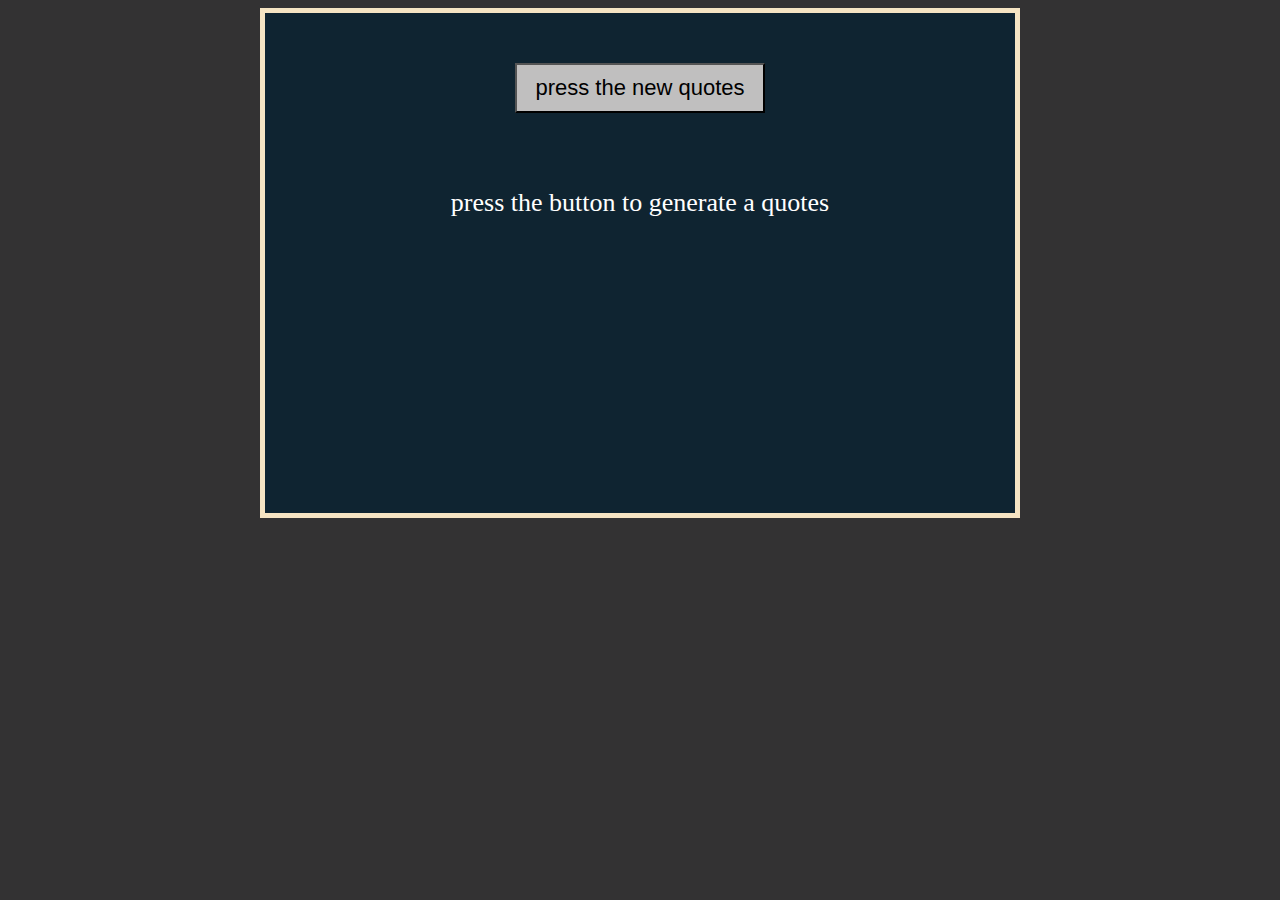
<file: mini projects/index.html/index.html>
<!DOCTYPE html>
<html lang="en">
<head>
    <meta charset="UTF-8">
    <meta name="viewport" content="width=device-width, initial-scale=1.0">
    <title>Document</title>
    <link rel="stylesheet" href="../style.css/style.css">
</head>
<body>
    <div id="container">
        <button id="btn">press the new quotes</button>
          <div id="output">press the button to generate a quotes</div>
</div>
   
  

<script src="../script.js/script.js"></script>
</body>
</html>
</file>
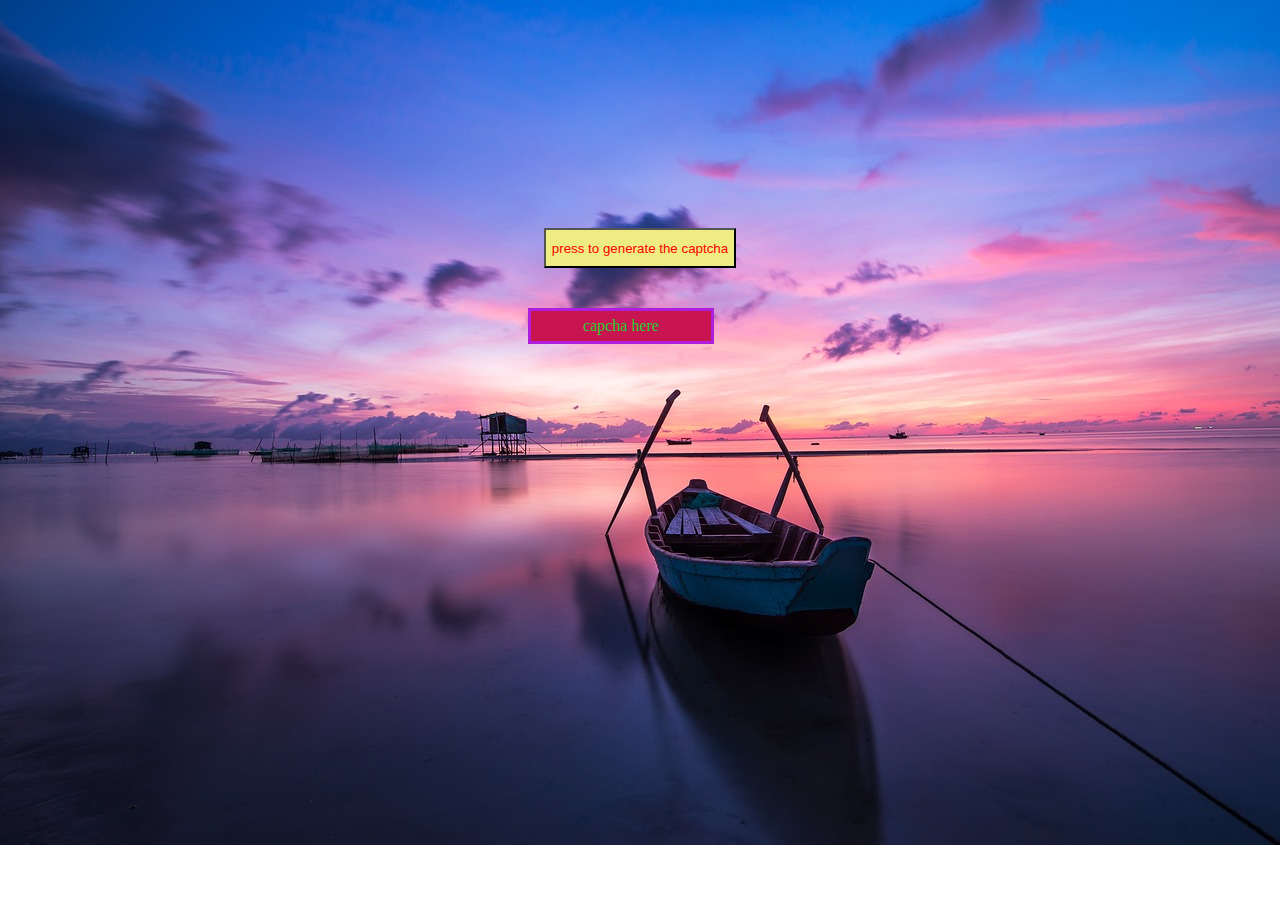
<file: mini projects/index.html/capcha.html>
<!DOCTYPE html>
<html lang="en">
<head>
    <meta charset="UTF-8">
    <meta name="viewport" content="width=device-width, initial-scale=1.0">
    <title>Document</title>
    <link rel="stylesheet" href="../style.css/capcha.css">
</head>
<body>
   <div>
<button id="btn">press to generate the captcha</button>
<div id="text">capcha here</div>

   </div> 
   <script src="../script.js/capcha.js"></script>
</body>
</html>
</file>
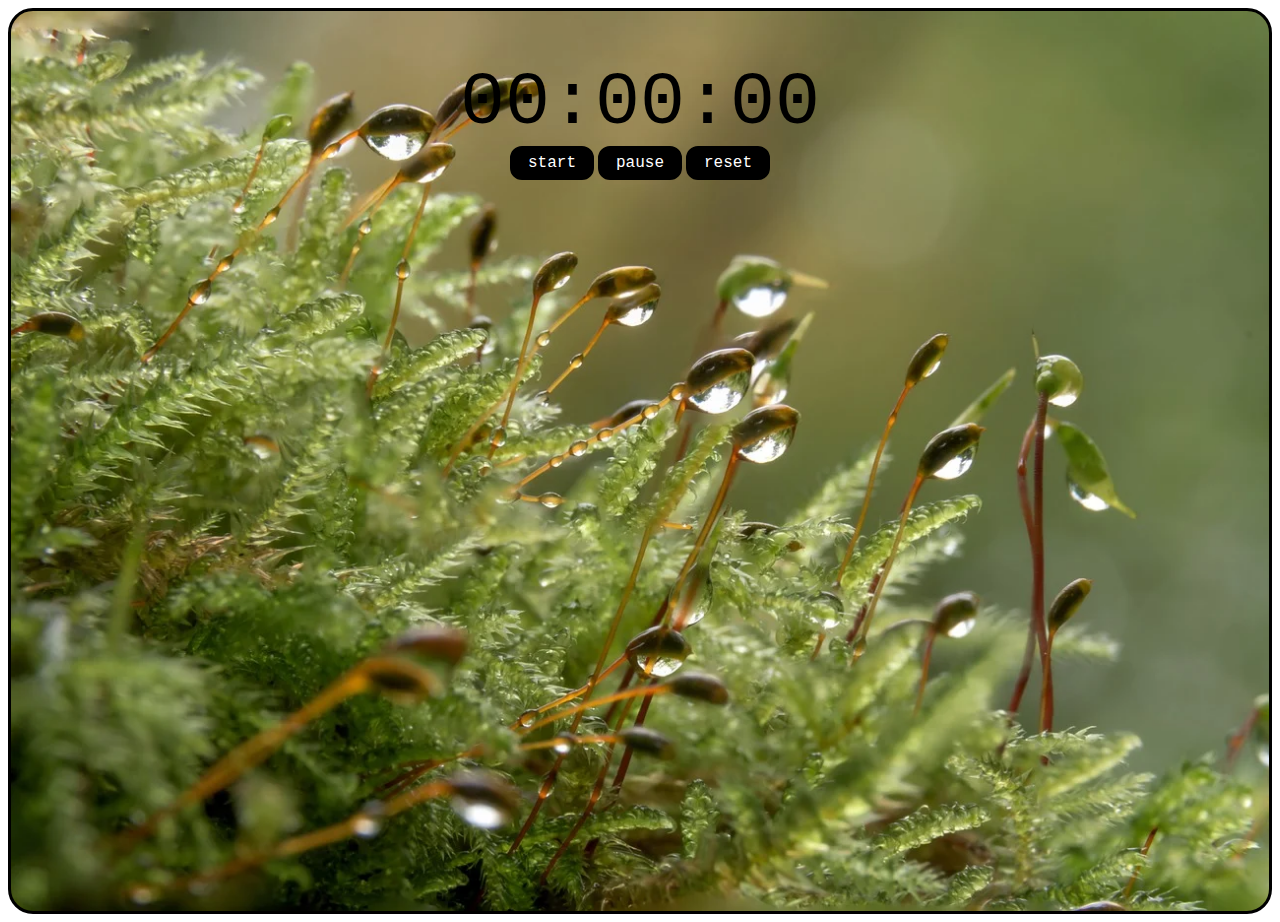
<file: mini projects/index.html/stopwatch.html>
<!DOCTYPE html>
<html lang="en">
<head>
    <meta charset="UTF-8">
    <meta name="viewport" content="width=device-width, initial-scale=1.0">
    <title>Document</title>
    <link rel="stylesheet" href="../style.css/stopwatch.css">
</head>
<body>
    <div id="timecontainer">
    <div id="timedisplay">00:00:00</div>
    <div id="start" class="timer">start</div>
    <div id="pause" class="timer">pause</div>
    <div id="reset" class="timer">reset</div>
   <script src="../script.js/stopwatch.js"></script>
</div>
</body>
</html>
</file>
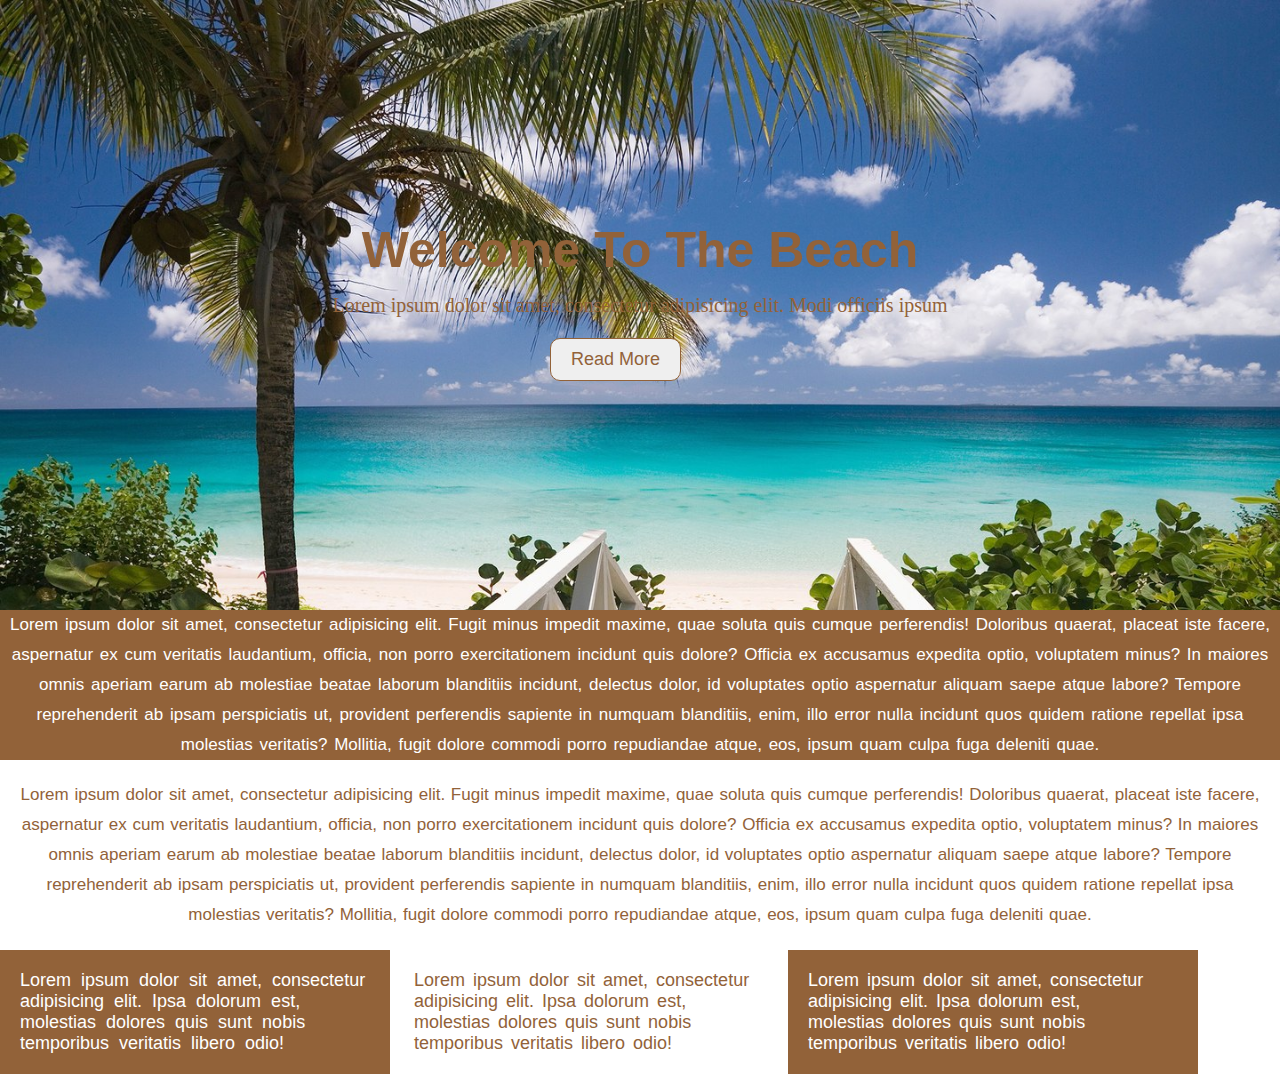
<file: projectweb/html/beach.html>
<!DOCTYPE html>
<html lang="en">
<head>
    <meta charset="UTF-8">
    <meta http-equiv="X-UA-Compatible" content="IE=edge">
    <meta name="viewport" content="width=device-width, initial-scale=1.0">
    <title>Document</title>
    <link rel="stylesheet" href="../css/beach.css">
</head>
<body>
    <div>
    <h1> Welcome To The Beach</h1>
    <p id="para1">Lorem ipsum dolor sit amet, consectetur adipisicing elit. Modi officiis ipsum </p>
    <button> Read More</button>
    </div>
    <p id="para2">Lorem ipsum dolor sit amet, consectetur adipisicing elit. Fugit minus impedit maxime, quae soluta quis cumque perferendis! Doloribus quaerat, placeat iste facere, aspernatur ex cum veritatis laudantium, officia, non porro exercitationem incidunt quis dolore? Officia ex accusamus expedita optio, voluptatem minus? In maiores omnis aperiam earum ab molestiae beatae laborum blanditiis incidunt, delectus dolor, id voluptates optio aspernatur aliquam saepe atque labore? Tempore reprehenderit ab ipsam perspiciatis ut, provident perferendis sapiente in numquam blanditiis, enim, illo error nulla incidunt quos quidem ratione repellat ipsa molestias veritatis? Mollitia, fugit dolore commodi porro repudiandae atque, eos, ipsum quam culpa fuga deleniti quae.</p>
    <p id="para3">Lorem ipsum dolor sit amet, consectetur adipisicing elit. Fugit minus impedit maxime, quae soluta quis cumque perferendis! Doloribus quaerat, placeat iste facere, aspernatur ex cum veritatis laudantium, officia, non porro exercitationem incidunt quis dolore? Officia ex accusamus expedita optio, voluptatem minus? In maiores omnis aperiam earum ab molestiae beatae laborum blanditiis incidunt, delectus dolor, id voluptates optio aspernatur aliquam saepe atque labore? Tempore reprehenderit ab ipsam perspiciatis ut, provident perferendis sapiente in numquam blanditiis, enim, illo error nulla incidunt quos quidem ratione repellat ipsa molestias veritatis? Mollitia, fugit dolore commodi porro repudiandae atque, eos, ipsum quam culpa fuga deleniti quae.</p>
    <p id="para4">Lorem ipsum dolor sit amet, consectetur adipisicing elit. Ipsa dolorum est, molestias dolores quis sunt nobis temporibus veritatis libero odio!</p>
    <p id="para5">Lorem ipsum dolor sit amet, consectetur adipisicing elit. Ipsa dolorum est, molestias dolores quis sunt nobis temporibus veritatis libero odio!</p>
    <p id="para6">Lorem ipsum dolor sit amet, consectetur adipisicing elit. Ipsa dolorum est, molestias dolores quis sunt nobis temporibus veritatis libero odio!</p>
</body>
</html>
</file>
<file: mini projects/style.css/style.css>
body{
    background-color: #333233;


}
#container{
    background-color: #0f2431;
    border: 5px solid #f5e4c3;
    margin: 0 auto;
    text-align: center;
    height:500px;
    width:750px;
}
#btn{
    margin: 50px auto;
    height:50px;
    width:250px;
    font-size: 22px;
    background-color: rgb(192,191,191);
}
#output{
    margin:25px auto ;
    font-size: 26px;
    color:white;
}
</file>
<file: mini projects/style.css/capcha.css>
body{
    background-image: url("../img/captcha\ pic.jpg");
    background-repeat: no-repeat;
    background-size: cover;
    text-align: center;
    height:100%;
}
#btn{
    background-color:  rgb(238, 236, 130);
    color: red;
    height: 40px;
    margin-top: 220px;
    
}
#text{
    border:3px solid rgb(175, 30, 219);
    margin-top: 40px;
    margin-left: 520px ;
    width:180px;
    line-height: 30px;
    color:rgb(37, 205, 48);
    background-color:rgb(200, 20, 80);
    height: 30px;
    text-align: center;
}
</file>
<file: mini projects/style.css/stopwatch.css>
.timer{
    width:80px;
    height:30px;
    border: 2px solid black;
    display: inline-block;
    text-align: center;
    line-height: 30px;
    border-radius: 12px;
    color: white;
    cursor:pointer;
    background-color: black;
    font-family: consolas,monospace;
}
#timedisplay{
    font-size: 75px;
    color:black;
    font-family: consolas,monospace;
    margin-top: 50px;

}
#timecontainer{
    text-align: center;
    border: 3px solid;
    border-radius: 25px;
    background-image: url("../img/stopwatch\ pic.jpg");
    background-repeat: no-repeat;
    background-size: cover;
    height:100vh;
    
}
</file>
<file: projectweb/css/beach.css>
div{
    line-height: 100px;
    padding:200px;
    
     background-image:url("../img/beach1.jpg") ;
    background-repeat: no-repeat;
    background-size: cover;
}
h1{
    text-align: center;
    color: #926239;
    font-size: 50px;
    font-family:Arial, Helvetica, sans-serif;
}
#para1{
    text-align: center;
    color: #926239;
    font-size:20px ;
    line-height: 10px;

}
*{
    margin:0px;
    padding:0px;
}
button{
    

font-size: 18px;
    text-decoration: none;
    color:#926239 ;
    
    
    border: #926239 1px solid;
    padding: 10px 20px;
    border-radius: 10px;
    margin-left:350px;

}
#para2{
   
    background-color:#926239;
    font:17px arial;
    word-spacing: 2px; 
    line-height: 30px;
    text-align: center;
    font:arial;
    font-size: 17px;
    
    color:white; 
    
   


}
button:hover{
    background-color:#926239;
    color: aliceblue;
    
}
#para3{
    color:#926239;
    font:17px arial;
    word-spacing: 1px; 
    line-height: 30px;
    text-align: center;
    font:arial;
    
    padding:20px;
}
#para4,#para5,#para6{
    display:inline-block;
    width:350px;
    
    text-align: center;
    word-spacing: 20px;
    line-height: 1.6;
   
    padding:20px 0px;
    
}
#para4{
    background-color:#926239 ;
    
    color:#ffff;
    word-spacing: 5px;  
     line-height: 10px; 
     text-align: left;
      padding:20px; 
     font:17px arial;
     font-size: 18px; 
    
}
#para5{
     color: #926239;
    word-spacing: 3px; 
     line-height: 30px;  
    text-align: left;
       padding:20px;  
    font: 17px arial;
    font-size: 18px;   
    align-items: center;
     
}
#para6{
    background-color: #926239;
    
     
    color:white;
     word-spacing: 3px; 
    line-height: 30px; 
     text-align: left;
 padding:20px 40px 20px 20px ; 
font:17px arial;
     font-size: 18px; 
     margin: 0px;
     align-items: center;
    
     
}
</file>
